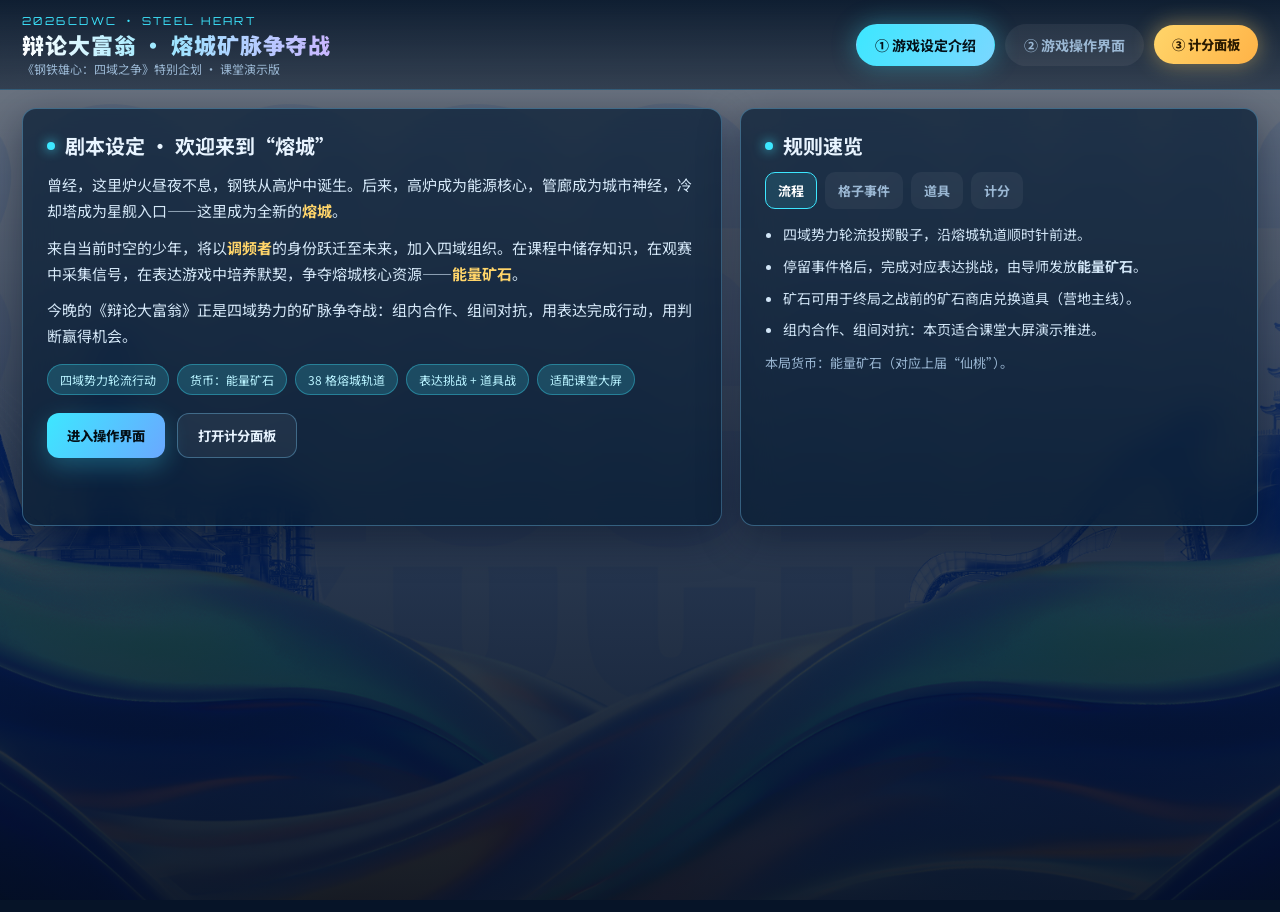
<file: index.html>
<!DOCTYPE html>
<html lang="zh-CN">
<head>
  <meta charset="UTF-8" />
  <meta name="viewport" content="width=device-width, initial-scale=1.0" />
  <title>辩论大富翁 · 熔城矿脉争夺战 | 2026CDWC</title>
  <link rel="stylesheet" href="css/style.css" />
</head>
<body>
  <div class="app">
    <header class="topbar">
      <div class="brand">
        <div class="brand-kicker">2026CDWC · STEEL HEART</div>
        <div class="brand-title">辩论大富翁 · 熔城矿脉争夺战</div>
        <div class="brand-sub">《钢铁雄心：四域之争》特别企划 · 课堂演示版</div>
      </div>
      <nav class="nav">
        <button class="nav-btn active" data-view="intro">① 游戏设定介绍</button>
        <button class="nav-btn" data-view="game">② 游戏操作界面</button>
        <button class="score-launch" id="btnOpenScore">③ 计分面板</button>
      </nav>
    </header>

    <main class="views">
      <!-- INTRO -->
      <section class="view active" id="view-intro">
        <div class="intro-grid">
          <article class="panel">
            <h2>剧本设定 · 欢迎来到“熔城”</h2>
            <div class="lore">
              <p>曾经，这里炉火昼夜不息，钢铁从高炉中诞生。后来，高炉成为能源核心，管廊成为城市神经，冷却塔成为星舰入口——这里成为全新的<strong>熔城</strong>。</p>
              <p>来自当前时空的少年，将以<strong>调频者</strong>的身份跃迁至未来，加入四域组织。在课程中储存知识，在观赛中采集信号，在表达游戏中培养默契，争夺熔城核心资源——<strong>能量矿石</strong>。</p>
              <p>今晚的《辩论大富翁》正是四域势力的矿脉争夺战：组内合作、组间对抗，用表达完成行动，用判断赢得机会。</p>
            </div>
            <div class="chip-row">
              <span class="chip">四域势力轮流行动</span>
              <span class="chip">货币：能量矿石</span>
              <span class="chip">38 格熔城轨道</span>
              <span class="chip">表达挑战 + 道具战</span>
              <span class="chip">适配课堂大屏</span>
            </div>
            <div class="cta-row">
              <button class="btn-primary" id="btnToGame">进入操作界面</button>
              <button class="btn-ghost" id="btnOpenScore2">打开计分面板</button>
            </div>
          </article>

          <article class="panel">
            <h2>规则速览</h2>
            <div class="rule-tabs">
              <button class="rule-tab active" data-rule="flow">流程</button>
              <button class="rule-tab" data-rule="cells">格子事件</button>
              <button class="rule-tab" data-rule="props">道具</button>
              <button class="rule-tab" data-rule="score">计分</button>
            </div>
            <div class="rule-body" id="ruleBody"></div>
          </article>
        </div>
      </section>

      <!-- GAME -->
      <section class="view" id="view-game">
        <div class="game-layout">
          <aside class="side-panel" id="teamList"></aside>

          <div class="board-wrap">
            <div class="board" id="board" aria-label="熔城大富翁棋盘"></div>
          </div>

          <aside class="control-stack">
            <div class="control-card">
              <h4>当前回合</h4>
              <div style="font-size:20px;font-weight:900;margin-bottom:10px" id="turnLabel">—</div>
              <div class="btn-row">
                <button class="btn accent" id="btnRoll">投掷骰子（空格）</button>
                <button class="btn" id="btnNext">结束/下一家</button>
              </div>
            </div>

            <div class="control-card prop-panel-card">
              <h4>当前行动 · 可用道具</h4>
              <div id="activePropRoster" class="prop-roster"></div>
              <p class="prop-spent" id="propSpentNote" hidden></p>
              <p class="prop-rule-hint" id="propRuleHint"></p>
              <label style="font-size:12px;color:#9bb8d4;margin-top:8px;display:block">选择要使用的道具</label>
              <select class="select" id="propSelect"></select>
              <div class="prop-field" id="propFieldBarrier" hidden>
                <label style="font-size:12px;color:#9bb8d4">路障目标格</label>
                <select class="select" id="barrierSelect"></select>
              </div>
              <div class="prop-field" id="propFieldStun" hidden>
                <label style="font-size:12px;color:#9bb8d4">冻结目标队伍</label>
                <select class="select" id="targetSelect"></select>
              </div>
              <div class="btn-row">
                <button class="btn warn" id="btnUseProp">使用道具</button>
              </div>
            </div>

            <div class="control-card">
              <h4>行动日志</h4>
              <div class="log-box" id="logBox"></div>
              <div class="btn-row" style="margin-top:10px">
                <button class="btn" id="btnReset">重置本局</button>
              </div>
            </div>
          </aside>
        </div>
      </section>
    </main>
  </div>

  <!-- Score Modal -->
  <div class="modal-backdrop" id="scoreModal">
    <div class="modal" role="dialog" aria-modal="true" aria-labelledby="scoreTitle">
      <header>
        <div>
          <h3 id="scoreTitle">能量矿石 · 计分面板</h3>
          <p>课堂演示快捷加减分 · 单队上限 50 · 快捷键 S 打开 / Esc 关闭</p>
        </div>
        <button class="icon-btn" id="closeScore" aria-label="关闭">×</button>
      </header>
      <div class="score-grid" id="scoreGrid"></div>
      <div class="quick-award">
        <h4>快捷奖励（指定队伍）</h4>
        <select class="select" id="awardTeam" style="max-width:240px">
          <option value="0">A · 炉心域</option>
          <option value="1">B · 轨域</option>
          <option value="2">C · 穹域</option>
          <option value="3">D · 钢潮域</option>
        </select>
        <div class="award-grid" id="awardGrid">
          <button class="btn ore" data-award="1" data-reason="逛三园外延">+1 逛三园</button>
          <button class="btn ore" data-award="2" data-reason="飞花/诗词优秀">+2 飞花/诗词</button>
          <button class="btn ore" data-award="1" data-reason="驳论+1">+1 驳论</button>
          <button class="btn ore" data-award="2" data-reason="驳论+2">+2 驳论</button>
          <button class="btn ore" data-award="3" data-reason="驳论+3">+3 驳论</button>
          <button class="btn ore" data-award="4" data-reason="驳论+4">+4 驳论</button>
          <button class="btn ore" data-award="5" data-reason="驳论+5">+5 驳论</button>
          <button class="btn ore" data-award="6" data-reason="驳论+6">+6 驳论</button>
          <button class="btn ore" data-award="7" data-reason="驳论+7">+7 驳论</button>
          <button class="btn ore" data-award="8" data-reason="驳论+8">+8 驳论</button>
          <button class="btn ore" data-award="5" data-reason="AI鉴识成功">+5 AI鉴识</button>
          <button class="btn ore" data-award="7" data-reason="瞎掰王未找出">+7 瞎掰王未找出</button>
          <button class="btn ore" data-award="2" data-award-mode="others" data-reason="瞎掰王其余三组各+2">其余三组各 +2</button>
          <button class="btn" data-award="-1" data-reason="秩序扣减">-1 秩序扣减</button>
        </div>
      </div>
    </div>
  </div>

  <!-- Event Modal -->
  <div class="modal-backdrop" id="eventModal">
    <div class="modal" role="dialog" aria-modal="true">
      <header>
        <div>
          <div class="badge" id="eventBadge">事件</div>
          <h3 id="eventTitle">事件</h3>
        </div>
        <button class="icon-btn" id="closeEvent" aria-label="关闭">×</button>
      </header>
      <div id="eventBody"></div>
      <div class="event-actions" id="eventActions"></div>
    </div>
  </div>

  <div class="toast" id="toast"></div>

  <script src="js/data.js"></script>
  <script src="js/game.js"></script>
</body>
</html>
</file>
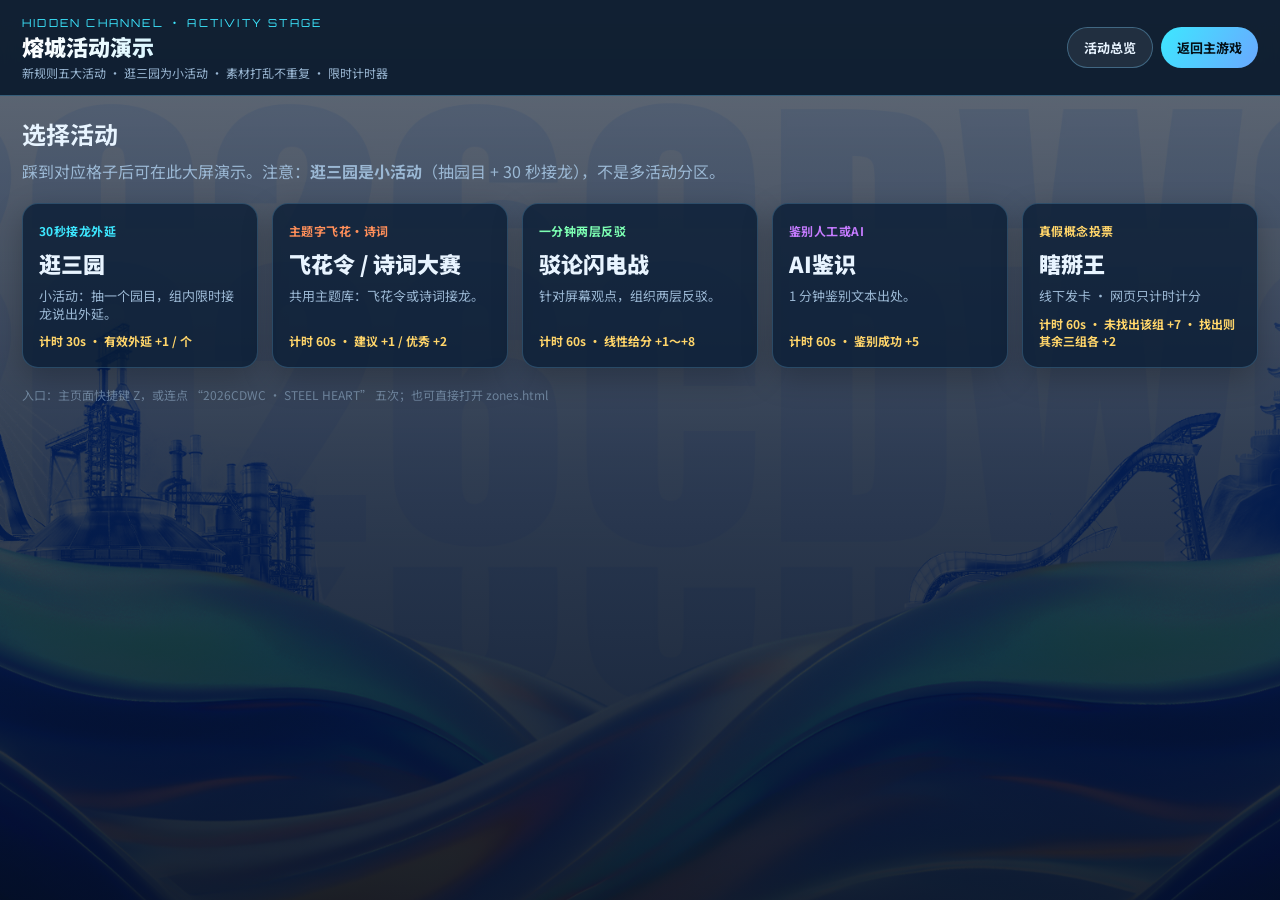
<file: zones.html>
<!DOCTYPE html>
<html lang="zh-CN">
<head>
  <meta charset="UTF-8" />
  <meta name="viewport" content="width=device-width, initial-scale=1.0" />
  <title>熔城活动演示 · 隐藏页</title>
  <link rel="stylesheet" href="css/zones.css" />
</head>
<body>
  <div class="zones-app">
    <header class="z-top">
      <div>
        <div class="z-brand-kicker">HIDDEN CHANNEL · ACTIVITY STAGE</div>
        <div class="z-brand-title">熔城活动演示</div>
        <div class="z-brand-sub">新规则五大活动 · 逛三园为小活动 · 素材打乱不重复 · 限时计时器</div>
      </div>
      <div class="z-nav">
        <button class="z-btn" id="btnToHub">活动总览</button>
        <button class="z-btn accent" id="btnBackMain">返回主游戏</button>
      </div>
    </header>

    <main class="z-main">
      <section class="z-panel active" id="panel-hub">
        <div class="hub-head">
          <h2>选择活动</h2>
          <p>踩到对应格子后可在此大屏演示。注意：<strong>逛三园是小活动</strong>（抽园目 + 30 秒接龙），不是多活动分区。</p>
        </div>
        <div class="zone-grid" id="zoneGrid"></div>
        <p class="hidden-hint">入口：主页面快捷键 Z，或连点 “2026CDWC · STEEL HEART” 五次；也可直接打开 zones.html</p>
      </section>

      <section class="z-panel" id="panel-present">
        <div class="present-stage" id="presentStage"></div>
      </section>
    </main>
  </div>

  <script src="js/zones-data.js"></script>
  <script src="js/zones.js"></script>
</body>
</html>
</file>
<file: css/style.css>
/* 熔城辩论大富翁 — 课堂演示主题样式 */
@import url('https://fonts.googleapis.com/css2?family=Orbitron:wght@500;700;800&family=Noto+Sans+SC:wght@400;500;700;900&display=swap');

:root {
  --bg-deep: #061428;
  --cyan: #3de7ff;
  --cyan-dim: rgba(61, 231, 255, 0.18);
  --ore: #ffd56a;
  --ore-glow: rgba(255, 213, 106, 0.45);
  --glass: rgba(8, 28, 52, 0.72);
  --glass-border: rgba(125, 210, 255, 0.35);
  --text: #e8f4ff;
  --text-muted: #9bb8d4;
  --radius: 14px;
  --shadow: 0 12px 40px rgba(0, 10, 30, 0.45);
  --font-display: 'Orbitron', 'Noto Sans SC', sans-serif;
  --font-body: 'Noto Sans SC', sans-serif;
}

* { box-sizing: border-box; margin: 0; padding: 0; }

html, body {
  height: 100%;
  font-family: var(--font-body);
  color: var(--text);
  background: var(--bg-deep);
  overflow: hidden;
}

body {
  background:
    linear-gradient(180deg, rgba(6, 20, 40, 0.55) 0%, rgba(6, 20, 40, 0.78) 55%, rgba(4, 14, 30, 0.92) 100%),
    url('../assets/bg-main.jpeg') center / cover no-repeat fixed;
}

button { font-family: inherit; cursor: pointer; border: none; color: inherit; }
button:disabled { opacity: 0.45; cursor: not-allowed; }

.app {
  height: 100vh;
  display: grid;
  grid-template-rows: auto 1fr;
}

.topbar {
  display: flex;
  align-items: center;
  justify-content: space-between;
  gap: 12px;
  flex-wrap: wrap;
  padding: 12px 22px;
  background: linear-gradient(180deg, rgba(6,22,42,0.92), rgba(6,22,42,0.55));
  border-bottom: 1px solid var(--glass-border);
  backdrop-filter: blur(12px);
  z-index: 20;
}

.brand-kicker {
  font-family: var(--font-display);
  font-size: 11px;
  letter-spacing: 0.22em;
  color: var(--cyan);
}

.brand-title {
  font-size: 22px;
  font-weight: 900;
  letter-spacing: 0.04em;
  background: linear-gradient(90deg, #fff, #9be8ff 45%, #c9b6ff);
  -webkit-background-clip: text;
  background-clip: text;
  color: transparent;
}

.brand-sub { font-size: 12px; color: var(--text-muted); }

.nav { display: flex; gap: 10px; align-items: center; }

.nav-btn {
  padding: 10px 18px;
  border-radius: 999px;
  background: rgba(255,255,255,0.06);
  border: 1px solid transparent;
  color: var(--text-muted);
  font-weight: 700;
  font-size: 14px;
  transition: 0.25s ease;
}

.nav-btn:hover { color: #fff; border-color: var(--glass-border); }
.nav-btn.active {
  color: #041018;
  background: linear-gradient(120deg, var(--cyan), #7ad7ff);
  box-shadow: 0 0 24px rgba(61,231,255,0.35);
}

.score-launch {
  padding: 10px 18px;
  border-radius: 999px;
  font-weight: 800;
  background: linear-gradient(120deg, #ffd56a, #ffb347);
  color: #2a1a00;
  box-shadow: 0 0 22px var(--ore-glow);
}

.views { position: relative; min-height: 0; }
.view {
  position: absolute;
  inset: 0;
  opacity: 0;
  visibility: hidden;
  pointer-events: none;
  transform: translateY(12px);
  transition: opacity 0.35s ease, transform 0.35s ease, visibility 0.35s;
  overflow: auto;
  padding: 18px 22px 28px;
}
.view.active {
  opacity: 1;
  visibility: visible;
  pointer-events: auto;
  transform: none;
}

.intro-grid {
  display: grid;
  grid-template-columns: 1.15fr 0.85fr;
  gap: 18px;
  max-width: 1400px;
  margin: 0 auto;
}

.panel {
  background: var(--glass);
  border: 1px solid var(--glass-border);
  border-radius: var(--radius);
  box-shadow: var(--shadow);
  backdrop-filter: blur(16px);
  padding: 22px 24px;
}

.panel h2 {
  font-size: 20px;
  margin-bottom: 12px;
  display: flex;
  align-items: center;
  gap: 10px;
}

.panel h2::before {
  content: '';
  width: 8px;
  height: 8px;
  border-radius: 50%;
  background: var(--cyan);
  box-shadow: 0 0 12px var(--cyan);
}

.lore { line-height: 1.75; color: #d5e8f8; font-size: 15px; }
.lore p + p { margin-top: 10px; }
.lore strong { color: var(--ore); }

.chip-row { display: flex; flex-wrap: wrap; gap: 8px; margin-top: 14px; }
.chip {
  padding: 6px 12px;
  border-radius: 999px;
  background: var(--cyan-dim);
  border: 1px solid rgba(61,231,255,0.35);
  font-size: 12px;
  color: #b9f3ff;
}

.rule-tabs { display: flex; flex-wrap: wrap; gap: 8px; margin-bottom: 14px; }
.rule-tab {
  padding: 8px 12px;
  border-radius: 10px;
  background: rgba(255,255,255,0.05);
  border: 1px solid transparent;
  font-size: 13px;
  font-weight: 700;
  color: var(--text-muted);
}
.rule-tab.active {
  color: #fff;
  border-color: var(--cyan);
  background: rgba(61,231,255,0.12);
}

.rule-body { font-size: 14px; line-height: 1.7; color: #d2e6f7; min-height: 280px; }
.rule-body ul { padding-left: 18px; }
.rule-body li + li { margin-top: 8px; }
.rule-body .hint { color: var(--text-muted); font-size: 13px; margin-top: 10px; }

.cta-row { display: flex; gap: 12px; margin-top: 18px; }
.btn-primary {
  padding: 12px 20px;
  border-radius: 12px;
  font-weight: 800;
  background: linear-gradient(120deg, var(--cyan), #6aa8ff);
  color: #041018;
  box-shadow: 0 8px 24px rgba(61,231,255,0.28);
}
.btn-ghost {
  padding: 12px 20px;
  border-radius: 12px;
  font-weight: 700;
  background: rgba(255,255,255,0.06);
  border: 1px solid var(--glass-border);
}

.game-layout {
  display: grid;
  grid-template-columns: 280px minmax(0, 1fr) 300px;
  gap: 14px;
  height: 100%;
  max-width: 1680px;
  margin: 0 auto;
  align-items: start;
}

.side-panel {
  display: flex;
  flex-direction: column;
  gap: 12px;
  min-height: 0;
  overflow: auto;
}

.team-card {
  border-radius: 14px;
  padding: 12px 14px;
  background: rgba(6, 22, 42, 0.78);
  border: 1px solid rgba(255,255,255,0.1);
  transition: 0.25s ease;
}
.team-card.active {
  border-color: currentColor;
  box-shadow: 0 0 0 1px currentColor inset, 0 0 24px rgba(61,231,255,0.18);
}
.team-card .name {
  font-weight: 800;
  font-size: 15px;
  display: flex;
  justify-content: space-between;
  align-items: center;
}
.team-card .ore {
  margin-top: 6px;
  font-family: var(--font-display);
  font-size: 26px;
  color: var(--ore);
  text-shadow: 0 0 16px var(--ore-glow);
}
.team-card .meta { margin-top: 4px; font-size: 12px; color: var(--text-muted); }
.team-card .props { margin-top: 8px; display: flex; flex-wrap: wrap; gap: 4px; }
.prop-roster {
  margin-bottom: 10px;
}
.prop-roster-head {
  display: flex;
  justify-content: space-between;
  gap: 8px;
  flex-wrap: wrap;
  margin-bottom: 8px;
  font-size: 13px;
}
.prop-roster-team { font-weight: 900; font-size: 15px; }
.prop-roster-note { color: var(--text-muted); }
.prop-roster-grid {
  display: grid;
  grid-template-columns: 1fr 1fr;
  gap: 6px;
}
.prop-roster-item {
  padding: 8px 10px;
  border-radius: 10px;
  background: rgba(0,0,0,0.28);
  border: 1px solid rgba(255,255,255,0.1);
  font-size: 12px;
}
.prop-roster-item.ready {
  border-color: rgba(125, 255, 179, 0.55);
  background: rgba(125, 255, 179, 0.1);
}
.prop-roster-item.blocked {
  border-color: rgba(255, 143, 90, 0.55);
  background: rgba(255, 143, 90, 0.1);
}
.prop-roster-item.empty { opacity: 0.45; }
.prop-roster-name { font-weight: 800; color: #fff; margin-bottom: 2px; }
.prop-roster-count { color: var(--ore); font-weight: 700; }
.prop-roster-status { margin-top: 4px; color: var(--text-muted); line-height: 1.35; }
.prop-roster-item.ready .prop-roster-status { color: #7dffb3; }
.prop-roster-item.blocked .prop-roster-status { color: #ffb08a; }
.prop-rule-hint {
  font-size: 11px;
  color: #9bb8d4;
  line-height: 1.45;
  margin: 8px 0 4px;
}
.prop-spent {
  font-size: 12px;
  color: #ffb08a;
  margin: 6px 0 0;
  line-height: 1.4;
}
.prop-field { margin-top: 8px; }
.prop-field .select { margin-top: 4px; }
.prop-roster-empty {
  font-size: 13px;
  color: var(--text-muted);
  padding: 8px 0;
}
.prop-pill.used {
  opacity: 0.65;
  text-decoration: line-through;
  border-color: rgba(255,143,90,0.4);
}
.prop-pill {
  font-size: 11px;
  padding: 3px 8px;
  border-radius: 999px;
  background: rgba(255,255,255,0.08);
  border: 1px solid rgba(255,255,255,0.12);
}

.board-wrap {
  position: relative;
  min-height: 0;
  display: grid;
  place-items: start center;
  align-self: start;
}

.board {
  width: min(100%, calc(100vh - 120px));
  aspect-ratio: 1;
  display: grid;
  grid-template-columns: repeat(11, 1fr);
  grid-template-rows: repeat(11, 1fr);
  gap: 4px;
  padding: 8px;
  border-radius: 18px;
  background:
    linear-gradient(145deg, rgba(10,35,60,0.88), rgba(6,18,36,0.92)),
    radial-gradient(circle at 50% 50%, rgba(61,231,255,0.08), transparent 60%);
  border: 1px solid var(--glass-border);
  box-shadow: var(--shadow), inset 0 0 40px rgba(61,231,255,0.06);
}

.cell {
  position: relative;
  border-radius: 8px;
  background: rgba(255,255,255,0.04);
  border: 1px solid rgba(125,210,255,0.18);
  padding: 4px;
  display: flex;
  flex-direction: column;
  justify-content: space-between;
  overflow: hidden;
  transition: 0.2s ease;
  cursor: pointer;
}
.cell:hover { border-color: rgba(61,231,255,0.55); background: rgba(61,231,255,0.08); }
.cell.corner { background: linear-gradient(160deg, rgba(61,231,255,0.18), rgba(197,123,255,0.12)); }
.cell.start { background: linear-gradient(160deg, rgba(255,213,106,0.28), rgba(61,231,255,0.12)); }
.cell.highlight {
  animation: pulseCell 1s ease infinite;
  border-color: var(--cyan);
  box-shadow: 0 0 18px rgba(61,231,255,0.45);
}
.cell.has-barrier::after {
  content: '⊘';
  position: absolute;
  inset: 0;
  display: grid;
  place-items: center;
  background: rgba(255, 80, 90, 0.35);
  font-size: 18px;
  color: #fff;
  pointer-events: none;
}
.cell-id {
  font-family: var(--font-display);
  font-size: 9px;
  color: var(--cyan);
  opacity: 0.8;
}
.cell-name {
  font-size: clamp(9px, 0.85vw, 12px);
  font-weight: 700;
  line-height: 1.2;
  word-break: break-all;
}
.tokens { display: flex; flex-wrap: wrap; gap: 2px; min-height: 12px; }
.token {
  width: 12px;
  height: 12px;
  border-radius: 50%;
  border: 1.5px solid #fff;
  box-shadow: 0 0 8px currentColor;
}

.board-center {
  grid-column: 2 / 11;
  grid-row: 2 / 11;
  border-radius: 14px;
  border: 1px dashed rgba(125,210,255,0.35);
  background:
    radial-gradient(circle at 50% 30%, rgba(61,231,255,0.16), transparent 55%),
    linear-gradient(180deg, rgba(8,24,44,0.7), rgba(8,24,44,0.9));
  display: flex;
  flex-direction: column;
  align-items: center;
  justify-content: center;
  gap: 10px;
  text-align: center;
  padding: 16px;
}
.board-center h3 {
  font-family: var(--font-display);
  letter-spacing: 0.12em;
  font-size: 18px;
  color: var(--cyan);
}
.board-center p {
  max-width: 320px;
  color: var(--text-muted);
  font-size: 13px;
  line-height: 1.5;
}

.dice-stage { display: flex; align-items: center; gap: 14px; margin-top: 6px; }
.dice {
  width: 64px;
  height: 64px;
  border-radius: 14px;
  background: linear-gradient(145deg, #f4fbff, #b7e9ff);
  color: #0a2744;
  display: grid;
  place-items: center;
  font-family: var(--font-display);
  font-size: 30px;
  font-weight: 800;
  box-shadow: 0 8px 24px rgba(61,231,255,0.35);
}
.dice.rolling { animation: shake 0.45s linear infinite; }

.control-stack { display: flex; flex-direction: column; gap: 10px; }
.control-card {
  background: rgba(6, 22, 42, 0.82);
  border: 1px solid var(--glass-border);
  border-radius: 14px;
  padding: 14px;
}
.control-card h4 { font-size: 14px; margin-bottom: 10px; color: #cfefff; }
.btn-row { display: flex; flex-wrap: wrap; gap: 8px; }
.btn {
  padding: 10px 12px;
  border-radius: 10px;
  background: rgba(255,255,255,0.07);
  border: 1px solid rgba(125,210,255,0.25);
  font-weight: 700;
  font-size: 13px;
}
.btn:hover { border-color: var(--cyan); }
.btn.accent {
  background: linear-gradient(120deg, var(--cyan), #6aa8ff);
  color: #041018;
  border: none;
}
.btn.warn {
  background: linear-gradient(120deg, #ff8f5a, #ff6b7a);
  color: #1a0508;
  border: none;
}
.btn.ore {
  background: linear-gradient(120deg, #ffd56a, #ffb347);
  color: #2a1a00;
  border: none;
}

.log-box {
  height: 180px;
  overflow: auto;
  font-size: 12px;
  line-height: 1.55;
  color: #b7d0e6;
  background: rgba(0,0,0,0.22);
  border-radius: 10px;
  padding: 10px;
}
.log-box .line + .line { margin-top: 6px; }
.log-box .line time {
  color: var(--cyan);
  font-family: var(--font-display);
  font-size: 10px;
  margin-right: 6px;
}

.select, .input {
  width: 100%;
  padding: 8px 10px;
  border-radius: 8px;
  background: rgba(0,0,0,0.25);
  border: 1px solid rgba(125,210,255,0.25);
  color: #fff;
  margin-bottom: 8px;
}

.modal-backdrop {
  position: fixed;
  inset: 0;
  background: rgba(2, 8, 18, 0.72);
  backdrop-filter: blur(8px);
  display: none;
  align-items: center;
  justify-content: center;
  z-index: 100;
  padding: 20px;
}
.modal-backdrop.show { display: flex; animation: fadeIn 0.25s ease; }

.modal {
  width: min(920px, 96vw);
  max-height: min(88vh, 900px);
  overflow: auto;
  background:
    linear-gradient(180deg, rgba(10,30,55,0.96), rgba(6,18,36,0.98)),
    url('../assets/bg-panel.jpeg') center bottom / cover no-repeat;
  border: 1px solid var(--glass-border);
  border-radius: 18px;
  box-shadow: 0 24px 80px rgba(0,0,0,0.55);
  padding: 22px 24px 20px;
  animation: popIn 0.3s ease;
}
.modal header {
  display: flex;
  justify-content: space-between;
  align-items: flex-start;
  gap: 12px;
  margin-bottom: 14px;
}
.modal header h3 { font-size: 22px; font-weight: 900; }
.modal header p { color: var(--text-muted); font-size: 13px; margin-top: 4px; }
.icon-btn {
  width: 36px;
  height: 36px;
  border-radius: 10px;
  background: rgba(255,255,255,0.08);
  font-size: 18px;
}

.score-grid {
  display: grid;
  grid-template-columns: repeat(2, 1fr);
  gap: 12px;
}
.score-team {
  border-radius: 14px;
  padding: 14px;
  background: rgba(0,0,0,0.28);
  border: 1px solid rgba(255,255,255,0.1);
}
.score-team .head {
  display: flex;
  justify-content: space-between;
  align-items: center;
  font-weight: 800;
}
.score-team .value {
  font-family: var(--font-display);
  font-size: 34px;
  color: var(--ore);
  margin: 8px 0 12px;
}
.score-actions { display: flex; flex-wrap: wrap; gap: 6px; }
.score-actions .btn { padding: 8px 10px; min-width: 52px; }

.quick-award {
  margin-top: 14px;
  padding-top: 14px;
  border-top: 1px solid rgba(255,255,255,0.1);
}
.quick-award h4 { margin-bottom: 10px; }
.award-grid {
  display: grid;
  grid-template-columns: repeat(auto-fill, minmax(140px, 1fr));
  gap: 8px;
}

.event-actions { display: flex; flex-wrap: wrap; gap: 8px; margin-top: 14px; }
.event-desc { line-height: 1.7; color: #d5e8f8; font-size: 15px; }

#eventModal .modal { max-width: min(920px, 96vw); max-height: 92vh; overflow: auto; }

.act-panel { display: grid; gap: 14px; }
.act-rule {
  padding: 12px 14px;
  border-radius: 12px;
  background: rgba(61,231,255,0.08);
  border: 1px solid rgba(61,231,255,0.22);
}
.act-rule h4 { margin-bottom: 6px; color: var(--cyan); font-size: 14px; letter-spacing: 0.04em; }
.act-rule p { line-height: 1.7; color: #d5e8f8; font-size: 14px; }
.act-score-hint { margin-top: 8px !important; color: var(--ore) !important; font-weight: 700; }

.act-material {
  padding: 16px;
  border-radius: 14px;
  background: rgba(0,0,0,0.28);
  border: 1px solid rgba(255,255,255,0.12);
  text-align: center;
}
.act-material-label {
  font-size: 12px;
  color: var(--text-muted);
  letter-spacing: 0.08em;
  margin-bottom: 8px;
}
.act-material-hero {
  font-size: clamp(28px, 5vw, 42px);
  font-weight: 900;
  color: #fff;
  line-height: 1.2;
}
.act-material-claim {
  font-size: clamp(18px, 3vw, 26px);
  font-weight: 800;
  line-height: 1.45;
  color: #fff;
  text-align: left;
}
.act-material-tip {
  margin-top: 10px;
  color: var(--text-muted);
  font-size: 13px;
  line-height: 1.5;
}
.deck-hint {
  font-size: 12px;
  color: #7aa0c0;
  text-align: center;
}
.act-answer {
  margin-top: 12px;
  text-align: left;
  font-size: 13px;
  color: var(--text-muted);
}
.act-answer summary { cursor: pointer; color: var(--cyan); }
.act-answer p { margin-top: 6px; color: #d5e8f8; }

.bluff-grid {
  display: grid;
  grid-template-columns: repeat(2, 1fr);
  gap: 10px;
  margin-top: 8px;
  text-align: left;
}
.bluff-card {
  padding: 12px;
  border-radius: 12px;
  background: rgba(8, 28, 52, 0.75);
  border: 1px solid rgba(125, 210, 255, 0.25);
}
.bluff-idx { font-size: 11px; color: var(--text-muted); margin-bottom: 4px; }
.bluff-term { font-size: 18px; font-weight: 800; color: #fff; }

.act-timer {
  padding: 12px 14px;
  border-radius: 12px;
  background: rgba(255, 213, 106, 0.08);
  border: 1px solid rgba(255, 213, 106, 0.28);
}
.act-timer-head {
  display: flex;
  justify-content: space-between;
  align-items: baseline;
  margin-bottom: 8px;
}
.act-timer-label { font-size: 13px; color: var(--ore); font-weight: 700; }
.act-timer-display {
  font-family: var(--font-display);
  font-size: 32px;
  font-weight: 800;
  color: #fff;
  letter-spacing: 0.06em;
}
.act-timer-display.urgent { color: #ff8f5a; }
.act-timer-display.done { color: #ff5a7a; }
.act-timer-track {
  height: 8px;
  border-radius: 999px;
  background: rgba(255,255,255,0.1);
  overflow: hidden;
  margin-bottom: 10px;
}
.act-timer-bar {
  height: 100%;
  background: linear-gradient(90deg, #ffd56a, #3de7ff);
  transition: width 0.1s linear;
}
.act-timer-btns { display: flex; flex-wrap: wrap; gap: 8px; }

@media (max-width: 640px) {
  .bluff-grid { grid-template-columns: 1fr; }
}

.badge {
  display: inline-block;
  padding: 4px 10px;
  border-radius: 999px;
  background: rgba(61,231,255,0.15);
  color: var(--cyan);
  font-size: 12px;
  font-weight: 700;
  margin-bottom: 10px;
}

.wheel-box {
  margin-top: 12px;
  display: grid;
  place-items: center;
  gap: 12px;
}
.wheel {
  width: 220px;
  height: 220px;
  border-radius: 50%;
  border: 4px solid rgba(61,231,255,0.5);
  background: conic-gradient(
    #1a4a6e 0 14.286%,
    #2a3a7a 14.286% 28.572%,
    #1e5c58 28.572% 42.858%,
    #5a3a6e 42.858% 57.144%,
    #6a4a20 57.144% 71.43%,
    #6a2a3a 71.43% 85.716%,
    #3a5a2a 85.716% 100%
  );
  position: relative;
  transition: transform 3.2s cubic-bezier(0.15, 0.8, 0.15, 1);
  box-shadow: 0 0 30px rgba(61,231,255,0.25);
}
.wheel::after {
  content: '';
  position: absolute;
  inset: 28%;
  border-radius: 50%;
  background: #071828;
  border: 2px solid rgba(255,255,255,0.2);
}
.wheel-pointer {
  width: 0; height: 0;
  border-left: 10px solid transparent;
  border-right: 10px solid transparent;
  border-bottom: 18px solid var(--ore);
  filter: drop-shadow(0 0 8px var(--ore-glow));
}

.toast {
  position: fixed;
  left: 50%;
  bottom: 28px;
  transform: translateX(-50%) translateY(20px);
  background: rgba(6,22,42,0.95);
  border: 1px solid var(--cyan);
  color: #fff;
  padding: 12px 18px;
  border-radius: 999px;
  opacity: 0;
  pointer-events: none;
  transition: 0.3s ease;
  z-index: 200;
  box-shadow: 0 10px 30px rgba(61,231,255,0.25);
}
.toast.show { opacity: 1; transform: translateX(-50%) translateY(0); }

@keyframes pulseCell {
  0%, 100% { box-shadow: 0 0 10px rgba(61,231,255,0.25); }
  50% { box-shadow: 0 0 22px rgba(61,231,255,0.7); }
}
@keyframes shake {
  0% { transform: rotate(0) scale(1); }
  25% { transform: rotate(-12deg) scale(1.05); }
  50% { transform: rotate(10deg) scale(0.96); }
  75% { transform: rotate(-8deg) scale(1.04); }
  100% { transform: rotate(0) scale(1); }
}
@keyframes fadeIn { from { opacity: 0; } to { opacity: 1; } }
@keyframes popIn {
  from { opacity: 0; transform: translateY(16px) scale(0.98); }
  to { opacity: 1; transform: none; }
}

@media (max-width: 1200px) {
  .intro-grid { grid-template-columns: 1fr; }
  .game-layout {
    grid-template-columns: 1fr;
    height: auto;
  }
  .board { width: min(100%, 720px); }
  body { overflow: auto; }
  .app { height: auto; min-height: 100vh; }
  .views { min-height: 80vh; }
}
</file>
<file: css/zones.css>
@import url('https://fonts.googleapis.com/css2?family=Orbitron:wght@500;700;800&family=Noto+Sans+SC:wght@400;500;700;900&display=swap');

:root {
  --bg-deep: #061428;
  --cyan: #3de7ff;
  --ore: #ffd56a;
  --glass: rgba(8, 28, 52, 0.78);
  --glass-border: rgba(125, 210, 255, 0.35);
  --text: #e8f4ff;
  --text-muted: #9bb8d4;
  --font-display: 'Orbitron', 'Noto Sans SC', sans-serif;
  --font-body: 'Noto Sans SC', sans-serif;
}

* { box-sizing: border-box; margin: 0; padding: 0; }

html, body {
  min-height: 100%;
  font-family: var(--font-body);
  color: var(--text);
  background:
    linear-gradient(180deg, rgba(6, 20, 40, 0.62) 0%, rgba(4, 14, 30, 0.9) 100%),
    url('../assets/bg-main.jpeg') center / cover no-repeat fixed;
}

button { font-family: inherit; cursor: pointer; border: none; color: inherit; }

.zones-app {
  min-height: 100vh;
  display: grid;
  grid-template-rows: auto 1fr;
}

.z-top {
  display: flex;
  align-items: center;
  justify-content: space-between;
  gap: 12px;
  flex-wrap: wrap;
  padding: 14px 22px;
  background: rgba(6, 22, 42, 0.88);
  border-bottom: 1px solid var(--glass-border);
  backdrop-filter: blur(12px);
}

.z-brand-kicker {
  font-family: var(--font-display);
  font-size: 11px;
  letter-spacing: 0.2em;
  color: var(--cyan);
}

.z-brand-title {
  font-size: 22px;
  font-weight: 900;
  background: linear-gradient(90deg, #fff, #9be8ff);
  -webkit-background-clip: text;
  background-clip: text;
  color: transparent;
}

.z-brand-sub { font-size: 12px; color: var(--text-muted); margin-top: 2px; }

.z-nav { display: flex; gap: 8px; flex-wrap: wrap; }
.z-btn {
  padding: 10px 16px;
  border-radius: 999px;
  background: rgba(255,255,255,0.07);
  border: 1px solid var(--glass-border);
  font-weight: 700;
  font-size: 13px;
}
.z-btn.accent {
  background: linear-gradient(120deg, var(--cyan), #6aa8ff);
  color: #041018;
  border: none;
}
.z-btn.ghost { background: transparent; }

.z-main { padding: 20px 22px 36px; max-width: 1280px; margin: 0 auto; width: 100%; }

.z-panel {
  display: none;
  animation: fadeUp 0.35s ease;
}
.z-panel.active { display: block; }

@keyframes fadeUp {
  from { opacity: 0; transform: translateY(10px); }
  to { opacity: 1; transform: none; }
}

.hub-head {
  margin-bottom: 18px;
}
.hub-head h2 { font-size: 24px; margin-bottom: 8px; }
.hub-head p { color: var(--text-muted); line-height: 1.6; max-width: 720px; }

.zone-grid {
  display: grid;
  grid-template-columns: repeat(auto-fill, minmax(220px, 1fr));
  gap: 14px;
}

.zone-card {
  text-align: left;
  padding: 18px 16px;
  border-radius: 16px;
  background: var(--glass);
  border: 1px solid rgba(125,210,255,0.22);
  box-shadow: 0 10px 30px rgba(0,0,0,0.25);
  transition: 0.25s ease;
  min-height: 148px;
  display: flex;
  flex-direction: column;
  gap: 8px;
}
.zone-card:hover {
  transform: translateY(-3px);
  border-color: var(--accent, var(--cyan));
  box-shadow: 0 0 24px color-mix(in srgb, var(--accent, var(--cyan)) 35%, transparent);
}
.zone-card .idx {
  font-family: var(--font-display);
  font-size: 12px;
  color: var(--accent, var(--cyan));
}
.zone-card h3 { font-size: 18px; }
.zone-card p { font-size: 13px; color: var(--text-muted); line-height: 1.45; flex: 1; }
.zone-card .meta {
  display: flex;
  gap: 6px;
  flex-wrap: wrap;
}
.pill {
  font-size: 11px;
  padding: 3px 8px;
  border-radius: 999px;
  background: rgba(61,231,255,0.12);
  border: 1px solid rgba(61,231,255,0.28);
  color: #b9f3ff;
}
.pill.warn {
  background: rgba(255,213,106,0.12);
  border-color: rgba(255,213,106,0.35);
  color: #ffe6a8;
}

/* Zone detail templates */
.zone-hero {
  border-radius: 18px;
  padding: 22px 24px;
  background: var(--glass);
  border: 1px solid var(--glass-border);
  margin-bottom: 16px;
  position: relative;
  overflow: hidden;
}
.zone-hero::before {
  content: '';
  position: absolute;
  inset: 0 auto 0 0;
  width: 5px;
  background: var(--accent, var(--cyan));
  box-shadow: 0 0 18px var(--accent, var(--cyan));
}
.zone-hero h2 { font-size: 28px; margin-bottom: 6px; }
.zone-hero p { color: var(--text-muted); }

/* Template 3: horizontal spotlight row */
.tpl-3 {
  display: grid;
  grid-template-columns: repeat(3, 1fr);
  gap: 14px;
}
.tpl-3 .act-card {
  min-height: 220px;
  border-radius: 18px;
  padding: 20px;
  background: linear-gradient(160deg, rgba(10,35,60,0.92), rgba(6,18,36,0.95));
  border: 1px solid rgba(125,210,255,0.25);
  display: flex;
  flex-direction: column;
  gap: 10px;
  transition: 0.25s ease;
}
.tpl-3 .act-card:hover {
  border-color: var(--accent, var(--cyan));
  transform: translateY(-2px);
}
.tpl-3 .act-card .num {
  font-family: var(--font-display);
  font-size: 28px;
  color: var(--accent, var(--cyan));
  opacity: 0.85;
}
.tpl-3 .act-card h3 { font-size: 22px; }
.tpl-3 .act-card p { color: var(--text-muted); font-size: 14px; line-height: 1.55; flex: 1; }

/* Template 5: center feature + orbit */
.tpl-5 {
  display: grid;
  grid-template-columns: 1.2fr 1fr 1fr;
  grid-template-rows: auto auto;
  gap: 12px;
}
.tpl-5 .act-card {
  border-radius: 16px;
  padding: 16px 18px;
  background: rgba(8, 24, 44, 0.88);
  border: 1px solid rgba(125,210,255,0.22);
  text-align: left;
  transition: 0.25s ease;
  min-height: 140px;
}
.tpl-5 .act-card:hover {
  border-color: var(--accent, var(--cyan));
  box-shadow: 0 0 20px rgba(61,231,255,0.18);
}
.tpl-5 .act-card.feature {
  grid-row: 1 / 3;
  min-height: 320px;
  background:
    radial-gradient(circle at 30% 20%, color-mix(in srgb, var(--accent, var(--cyan)) 22%, transparent), transparent 55%),
    linear-gradient(160deg, rgba(12,40,70,0.95), rgba(6,18,36,0.96));
  display: flex;
  flex-direction: column;
  justify-content: flex-end;
  gap: 12px;
  padding: 24px;
}
.tpl-5 .act-card.feature h3 { font-size: 28px; }
.tpl-5 .act-card .num {
  font-family: var(--font-display);
  font-size: 14px;
  color: var(--accent, var(--cyan));
}
.tpl-5 .act-card h3 { font-size: 18px; margin: 6px 0; }
.tpl-5 .act-card p { font-size: 13px; color: var(--text-muted); line-height: 1.5; }

.act-go {
  align-self: flex-start;
  margin-top: auto;
  padding: 8px 14px;
  border-radius: 999px;
  background: linear-gradient(120deg, var(--cyan), #6aa8ff);
  color: #041018;
  font-weight: 800;
  font-size: 13px;
}

/* Activity present stage */
.present-stage {
  border-radius: 18px;
  background: var(--glass);
  border: 1px solid var(--glass-border);
  padding: 24px;
  min-height: 70vh;
  display: flex;
  flex-direction: column;
  gap: 18px;
}
.present-top {
  display: flex;
  justify-content: space-between;
  gap: 12px;
  flex-wrap: wrap;
  align-items: flex-start;
}
.present-top .badge {
  display: inline-block;
  padding: 4px 10px;
  border-radius: 999px;
  background: rgba(61,231,255,0.15);
  color: var(--cyan);
  font-size: 12px;
  font-weight: 700;
  margin-bottom: 8px;
}
.present-top h2 { font-size: 32px; }
.present-top .zone-tag { color: var(--text-muted); margin-top: 4px; }

.rule-box {
  padding: 16px 18px;
  border-radius: 14px;
  background: rgba(0,0,0,0.25);
  border: 1px solid rgba(125,210,255,0.2);
  line-height: 1.7;
  font-size: 16px;
}
.rule-box .score {
  margin-top: 8px;
  color: var(--ore);
  font-weight: 700;
}

.theme-hero {
  display: grid;
  place-items: center;
  padding: 28px 16px;
  border-radius: 16px;
  background:
    radial-gradient(circle at 50% 40%, rgba(61,231,255,0.18), transparent 60%),
    rgba(0,0,0,0.2);
  border: 1px dashed rgba(125,210,255,0.35);
  min-height: 180px;
  text-align: center;
}
.theme-hero .label { color: var(--text-muted); font-size: 14px; margin-bottom: 10px; }
.theme-hero .word {
  font-size: clamp(48px, 10vw, 96px);
  font-weight: 900;
  letter-spacing: 0.08em;
  background: linear-gradient(120deg, #fff, var(--cyan), #c9b6ff);
  -webkit-background-clip: text;
  background-clip: text;
  color: transparent;
  line-height: 1.1;
}
.theme-hero .sub { margin-top: 12px; color: #b7d0e6; font-size: 15px; }

.pool-grid {
  display: grid;
  grid-template-columns: repeat(auto-fill, minmax(110px, 1fr));
  gap: 10px;
}
.pool-chip {
  padding: 14px 10px;
  border-radius: 12px;
  background: rgba(255,255,255,0.05);
  border: 1px solid rgba(125,210,255,0.2);
  text-align: center;
  font-weight: 800;
  font-size: 18px;
  transition: 0.2s ease;
}
.pool-chip:hover, .pool-chip.active {
  border-color: var(--cyan);
  background: rgba(61,231,255,0.15);
  box-shadow: 0 0 16px rgba(61,231,255,0.25);
  transform: scale(1.03);
}
.pool-chip.phrase {
  font-size: 14px;
  min-height: 64px;
  display: grid;
  place-items: center;
  line-height: 1.35;
}

.present-actions {
  display: flex;
  flex-wrap: wrap;
  gap: 10px;
  margin-top: auto;
  padding-top: 8px;
}

.hidden-hint {
  margin-top: 18px;
  font-size: 12px;
  color: rgba(155,184,212,0.55);
}

.zone-card-kicker {
  font-size: 12px;
  color: var(--accent, var(--cyan));
  font-weight: 700;
  letter-spacing: 0.04em;
}
.zone-card-title { font-size: 22px; font-weight: 900; }
.zone-card-meta {
  margin-top: auto;
  font-size: 12px;
  color: var(--ore);
  font-weight: 700;
}

.present-kicker {
  font-size: 12px;
  color: var(--accent, var(--cyan));
  font-weight: 700;
  margin-bottom: 4px;
}
.present-rule {
  padding: 16px 18px;
  border-radius: 14px;
  background: rgba(0,0,0,0.25);
  border: 1px solid rgba(125,210,255,0.2);
}
.present-rule h3 { font-size: 14px; color: var(--cyan); margin-bottom: 8px; }
.present-rule p { line-height: 1.7; font-size: 15px; }
.present-score { margin-top: 8px !important; color: var(--ore) !important; font-weight: 700; }

.present-material {
  padding: 22px 18px;
  border-radius: 16px;
  background:
    radial-gradient(circle at 50% 30%, color-mix(in srgb, var(--accent, var(--cyan)) 18%, transparent), transparent 55%),
    rgba(0,0,0,0.22);
  border: 1px dashed rgba(125,210,255,0.35);
  text-align: center;
}
.mat-pool-label {
  font-size: 12px;
  color: var(--text-muted);
  margin-bottom: 12px;
  letter-spacing: 0.06em;
}
.mat-hero {
  font-size: clamp(40px, 8vw, 72px);
  font-weight: 900;
  line-height: 1.15;
  color: #fff;
}
.mat-claim {
  font-size: clamp(20px, 3.5vw, 28px);
  font-weight: 800;
  line-height: 1.5;
  text-align: left;
  color: #fff;
}
.mat-label { font-size: 13px; color: var(--text-muted); margin-bottom: 10px; }
.mat-tip { margin-top: 12px; color: var(--text-muted); font-size: 14px; line-height: 1.5; }
.mat-answer { margin-top: 12px; text-align: left; font-size: 13px; color: var(--text-muted); }
.mat-answer summary { cursor: pointer; color: var(--cyan); }
.mat-answer p { margin-top: 6px; color: #d5e8f8; }
.mat-extra-btns { margin-top: 12px; display: flex; justify-content: center; gap: 8px; flex-wrap: wrap; }

.bluff-grid {
  display: grid;
  grid-template-columns: repeat(2, 1fr);
  gap: 12px;
  text-align: left;
}
.bluff-card {
  padding: 14px;
  border-radius: 12px;
  background: rgba(8, 28, 52, 0.8);
  border: 1px solid rgba(125, 210, 255, 0.25);
}
.bluff-idx { font-size: 11px; color: var(--text-muted); margin-bottom: 4px; }
.bluff-term { font-size: 20px; font-weight: 800; }

.z-timer {
  padding: 14px 16px;
  border-radius: 14px;
  background: rgba(255, 213, 106, 0.08);
  border: 1px solid rgba(255, 213, 106, 0.28);
}
.z-timer-head {
  display: flex;
  justify-content: space-between;
  align-items: baseline;
  margin-bottom: 8px;
  color: var(--ore);
  font-weight: 700;
}
.z-timer-display {
  font-family: var(--font-display);
  font-size: 36px;
  color: #fff;
  letter-spacing: 0.06em;
}
.z-timer-display.urgent { color: #ff8f5a; }
.z-timer-display.done { color: #ff5a7a; }
.z-timer-track {
  height: 8px;
  border-radius: 999px;
  background: rgba(255,255,255,0.1);
  overflow: hidden;
  margin-bottom: 10px;
}
.z-timer-bar {
  height: 100%;
  background: linear-gradient(90deg, #ffd56a, #3de7ff);
  transition: width 0.1s linear;
}
.z-timer-btns { display: flex; flex-wrap: wrap; gap: 8px; }

@media (max-width: 960px) {
  .tpl-3 { grid-template-columns: 1fr; }
  .tpl-5 { grid-template-columns: 1fr; }
  .tpl-5 .act-card.feature { grid-row: auto; min-height: 180px; }
  .bluff-grid { grid-template-columns: 1fr; }
  .zone-grid { grid-template-columns: 1fr; }
}
</file>
